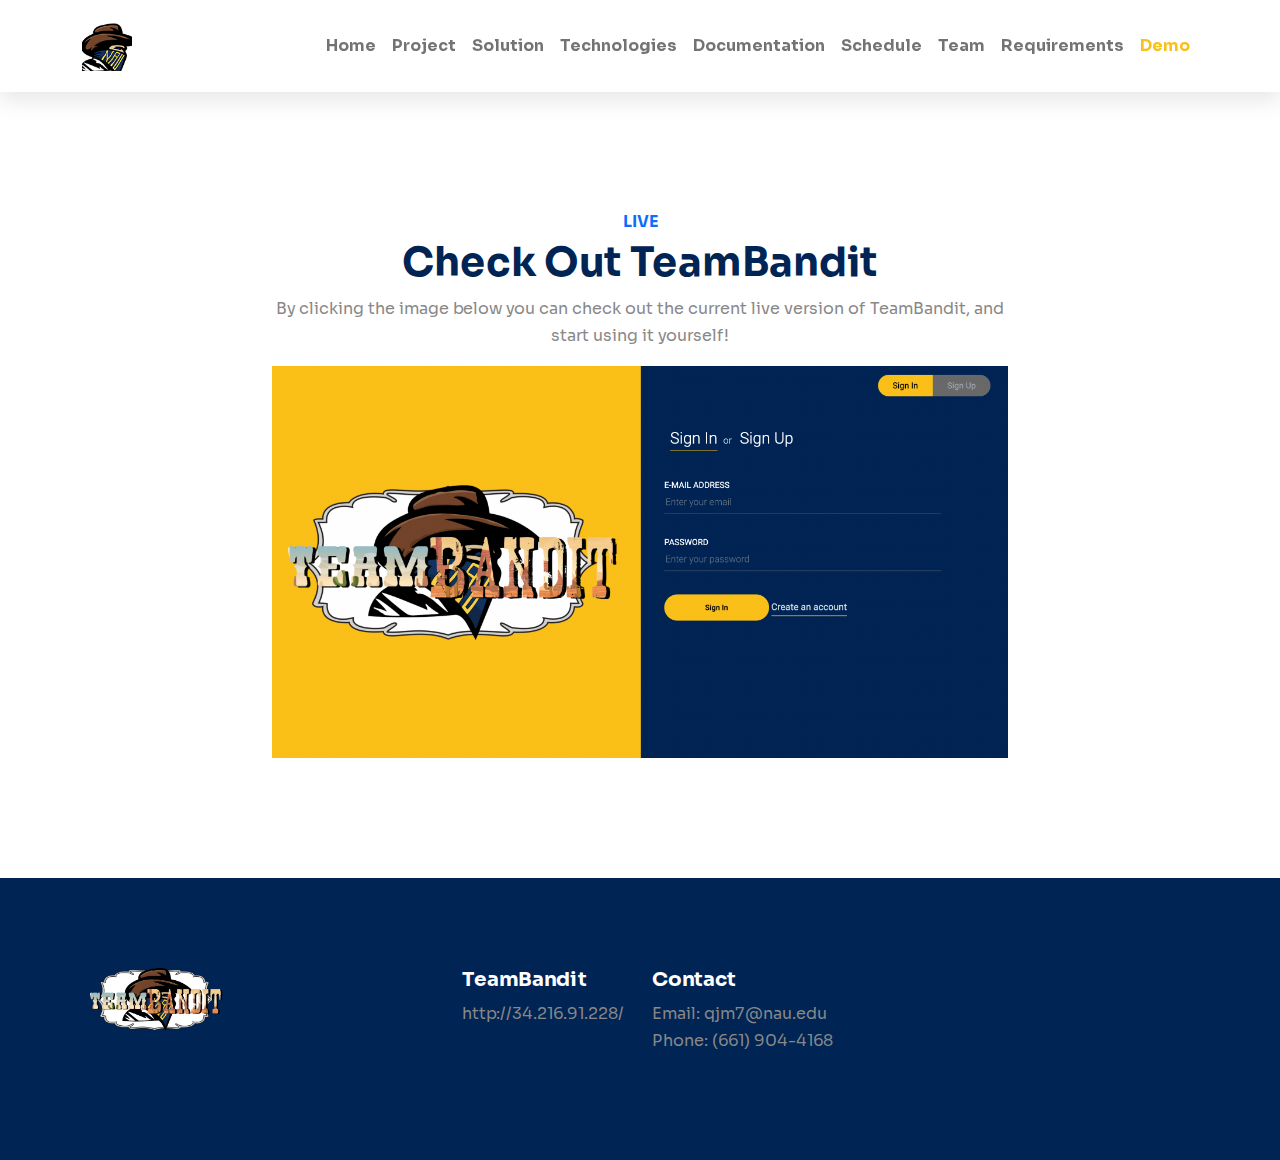
<file: demo.html>
<!DOCTYPE html>
<html lang="en">
    <head>
        <!-- Required meta tags -->
        <meta charset="utf-8" />
        <meta name="viewport" content="width=device-width, initial-scale=1" />

        <link rel="stylesheet" href="css/bootstrap.min.css" />
        <link rel="stylesheet" href="css/boxicons.min.css" />
        <link rel="stylesheet" href="css/style.css" />

        <title>TeamBandit Capstone</title>
    </head>

    <body>
        <!-- NAVBAR -->
        <nav
            class="navbar navbar-expand-lg py-3 sticky-top navbar-light bg-white"
        >
            <div class="container">
                <a class="navbar-brand" href="#">
                    <img class="logo" src="img/OutlawsLogo.png" alt="" />
                </a>
                <button
                    class="navbar-toggler"
                    type="button"
                    data-bs-toggle="collapse"
                    data-bs-target="#navbarNav"
                    aria-controls="navbarNav"
                    aria-expanded="false"
                    aria-label="Toggle navigation"
                >
                    <span class="navbar-toggler-icon"></span>
                </button>
                <div class="collapse navbar-collapse" id="navbarNav">
                    <ul class="navbar-nav ms-auto">
                        <li class="nav-item">
                            <a class="nav-link" href="index.html">Home</a>
                        </li>
                        <li class="nav-item">
                            <a class="nav-link" href="project.html">Project</a>
                        </li>
                        <li class="nav-item">
                            <a class="nav-link" href="solution.html"
                                >Solution</a
                            >
                        </li>
                        <li class="nav-item">
                            <a class="nav-link" href="technologies.html"
                                >Technologies</a
                            >
                        </li>
                        <li class="nav-item">
                            <a class="nav-link" href="documentation.html"
                                >Documentation</a
                            >
                        </li>
                        <li class="nav-item">
                            <a class="nav-link" href="schedule.html"
                                >Schedule</a
                            >
                        </li>
                        <li class="nav-item">
                            <a class="nav-link" href="team.html">Team</a>
                        </li>
                        <li class="nav-item">
                            <a class="nav-link" href="requirements.html"
                                >Requirements</a
                            >
                        </li>
                        <li class="nav-item">
                            <a class="nav-link active" href="demo.html">Demo</a>
                        </li>
                    </ul>
                </div>
            </div>
        </nav>
        <!-- //NAVBAR -->

        <!-- CONTACT -->
        <section id="live">
            <div class="container">
                <div class="row">
                    <div class="col-md-8 mx-auto text-center">
                        <h6 class="text-primary">LIVE</h6>
                        <h1>Check Out TeamBandit</h1>
                        <p>
                            By clicking the image below you can check out the
                            current live version of TeamBandit, and start using
                            it yourself!
                        </p>
                        <div class="row g-4">
                            <div class="col-lg-12 col-sm-12 mx-auto">
                                <a href="http://34.216.91.228/">
                                    <img src="img/TeamBandit.png" alt="" />
                                </a>
                            </div>
                        </div>
                    </div>
                </div>
            </div>
        </section>
        <!-- CONTACT -->

        <footer>
            <div class="footer-top">
                <div class="container">
                    <div class="row gy-4">
                        <div class="col-lg-4">
                            <img
                                class="logo2"
                                src="img/TeamBanditLogo.png"
                                alt=""
                            />
                        </div>
                        <div class="col-lg-2">
                            <h5 class="text-white">TeamBandit</h5>
                            <ul class="list-unstyled">
                                <a href="http://34.216.91.228/"
                                    ><li>http://34.216.91.228/</li></a
                                >
                            </ul>
                        </div>
                        <div class="col-lg-4">
                            <h5 class="text-white">Contact</h5>
                            <ul class="list-unstyled">
                                <li>Email: qjm7@nau.edu</li>
                                <li>Phone: (661) 904-4168</li>
                            </ul>
                        </div>
                    </div>
                </div>
            </div>
        </footer>

        <script src="js/bootstrap.bundle.min.js"></script>
    </body>
</html>
</file>
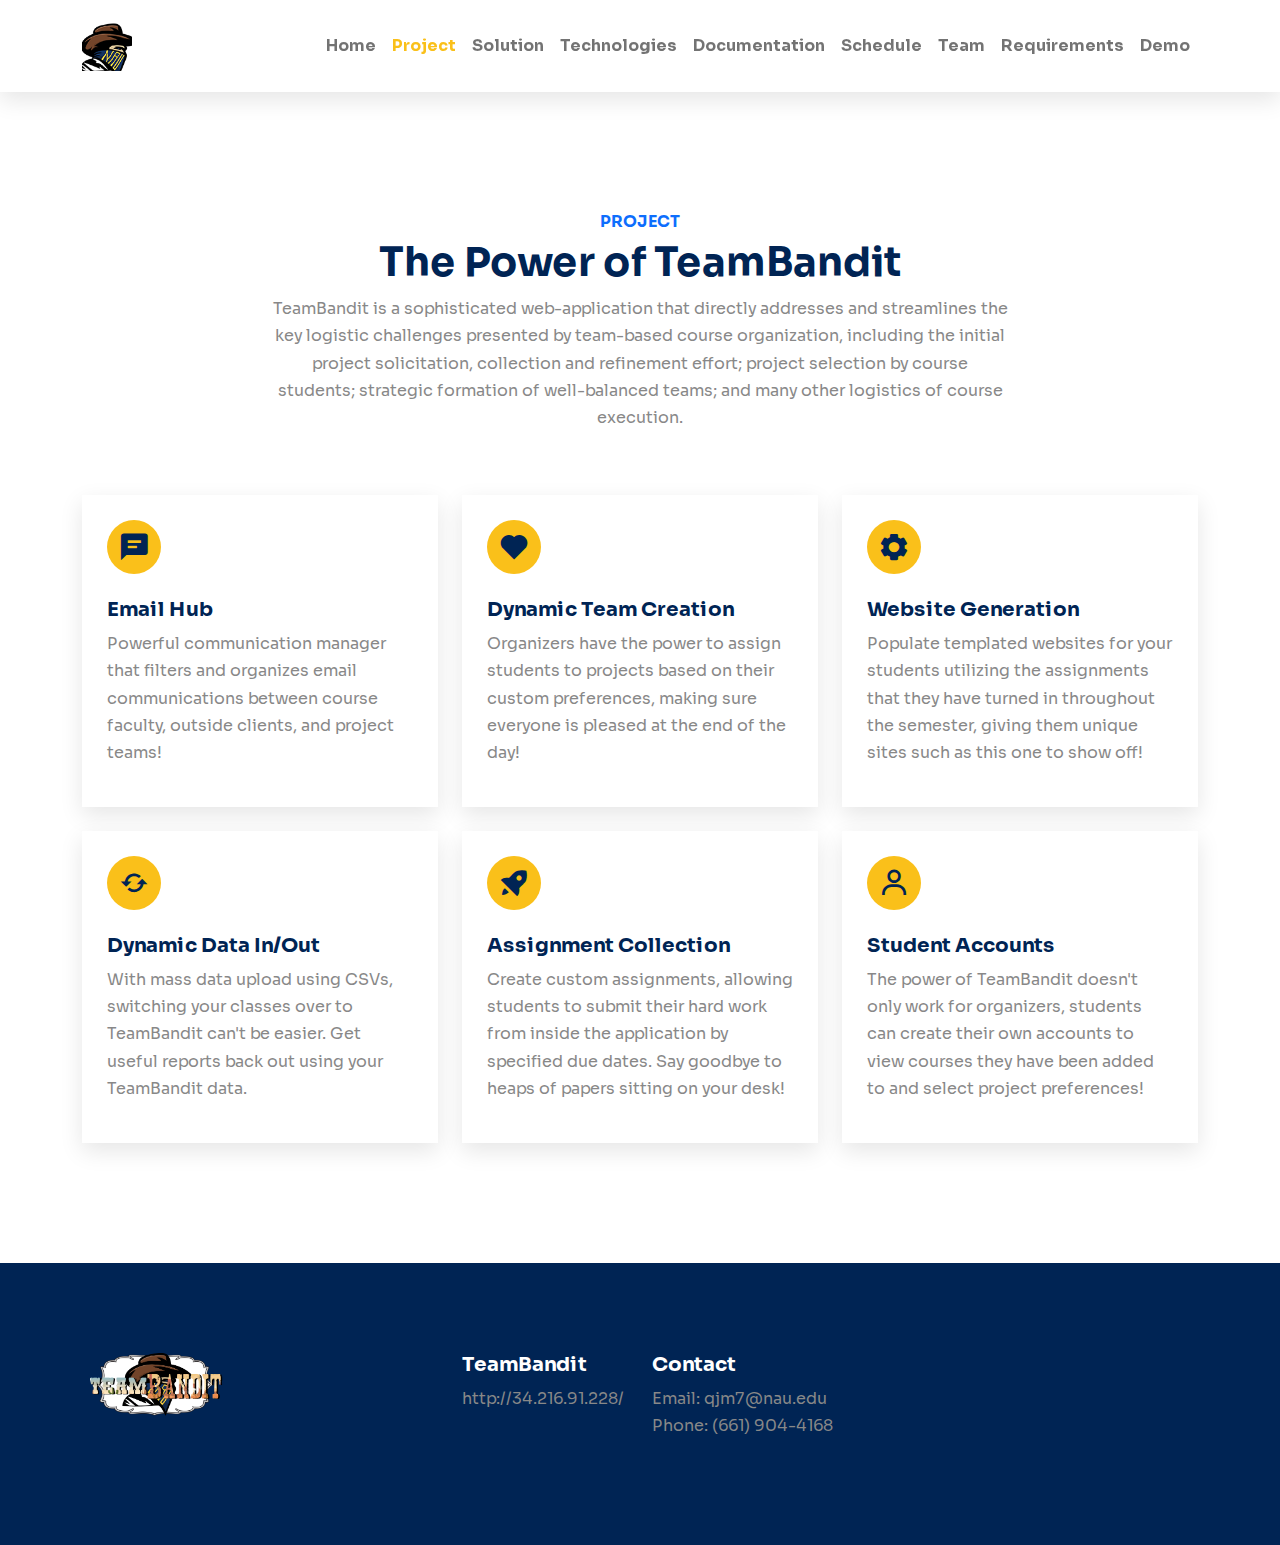
<file: project.html>
<!DOCTYPE html>
<html lang="en">
    <head>
        <!-- Required meta tags -->
        <meta charset="utf-8" />
        <meta name="viewport" content="width=device-width, initial-scale=1" />

        <link rel="stylesheet" href="css/bootstrap.min.css" />
        <link rel="stylesheet" href="css/boxicons.min.css" />
        <link rel="stylesheet" href="css/style.css" />

        <title>TeamBandit Capstone</title>
    </head>

    <body>
        <!-- NAVBAR -->
        <nav
            class="navbar navbar-expand-lg py-3 sticky-top navbar-light bg-white"
        >
            <div class="container">
                <a class="navbar-brand" href="#">
                    <img class="logo" src="img/OutlawsLogo.png" alt="" />
                </a>
                <button
                    class="navbar-toggler"
                    type="button"
                    data-bs-toggle="collapse"
                    data-bs-target="#navbarNav"
                    aria-controls="navbarNav"
                    aria-expanded="false"
                    aria-label="Toggle navigation"
                >
                    <span class="navbar-toggler-icon"></span>
                </button>
                <div class="collapse navbar-collapse" id="navbarNav">
                    <ul class="navbar-nav ms-auto">
                        <li class="nav-item">
                            <a class="nav-link" href="index.html">Home</a>
                        </li>
                        <li class="nav-item">
                            <a class="nav-link active" href="project.html"
                                >Project</a
                            >
                        </li>
                        <li class="nav-item">
                            <a class="nav-link" href="solution.html"
                                >Solution</a
                            >
                        </li>
                        <li class="nav-item">
                            <a class="nav-link" href="technologies.html"
                                >Technologies</a
                            >
                        </li>
                        <li class="nav-item">
                            <a class="nav-link" href="documentation.html"
                                >Documentation</a
                            >
                        </li>
                        <li class="nav-item">
                            <a class="nav-link" href="schedule.html">Schedule</a>
                        </li>
                        <li class="nav-item">
                            <a class="nav-link" href="team.html">Team</a>
                        </li>
                        <li class="nav-item">
                            <a class="nav-link" href="requirements.html">Requirements</a>
                        </li>
                        <li class="nav-item active">
                            <a class="nav-link" href="demo.html">Demo</a>
                        </li>
                    </ul>
                </div>
            </div>
        </nav>
        <!-- //NAVBAR -->

        <!-- SERVICES -->
        <section id="services">
            <div class="container">
                <div class="row mb-5">
                    <div class="col-md-8 mx-auto text-center">
                        <h6 class="text-primary">PROJECT</h6>
                        <h1>The Power of TeamBandit</h1>
                        <p>
                            TeamBandit is a sophisticated web-application that
                            directly addresses and streamlines the key logistic
                            challenges presented by team-based course
                            organization, including the initial project
                            solicitation, collection and refinement effort;
                            project selection by course students; strategic
                            formation of well-balanced teams; and many other
                            logistics of course execution.
                        </p>
                    </div>
                </div>
                <div class="row g-4">
                    <div class="col-lg-4 col-sm-6">
                        <div class="service card-effect bounceInUp">
                            <div class="iconbox">
                                <i class="bx bxs-comment-detail"></i>
                            </div>
                            <h5 class="mt-4 mb-2">Email Hub</h5>
                            <p>
                                Powerful communication manager that filters and
                                organizes email communications between course
                                faculty, outside clients, and project teams!
                            </p>
                        </div>
                    </div>
                    <div class="col-lg-4 col-sm-6">
                        <div class="service card-effect">
                            <div class="iconbox">
                                <i class="bx bxs-heart"></i>
                            </div>
                            <h5 class="mt-4 mb-2">Dynamic Team Creation</h5>
                            <p>
                                Organizers have the power to assign students to
                                projects based on their custom preferences,
                                making sure everyone is pleased at the end of
                                the day!
                            </p>
                        </div>
                    </div>
                    <div class="col-lg-4 col-sm-6">
                        <div class="service card-effect">
                            <div class="iconbox">
                                <i class="bx bxs-cog"></i>
                            </div>
                            <h5 class="mt-4 mb-2">Website Generation</h5>
                            <p>
                                Populate templated websites for your students
                                utilizing the assignments that they have turned
                                in throughout the semester, giving them unique
                                sites such as this one to show off!
                            </p>
                        </div>
                    </div>
                    <div class="col-lg-4 col-sm-6">
                        <div class="service card-effect">
                            <div class="iconbox">
                                <i class="bx bx-refresh"></i>
                            </div>
                            <h5 class="mt-4 mb-2">Dynamic Data In/Out</h5>
                            <p>
                                With mass data upload using CSVs, switching your
                                classes over to TeamBandit can't be easier. Get
                                useful reports back out using your TeamBandit
                                data.
                            </p>
                        </div>
                    </div>
                    <div class="col-lg-4 col-sm-6">
                        <div class="service card-effect">
                            <div class="iconbox">
                                <i class="bx bxs-rocket"></i>
                            </div>
                            <h5 class="mt-4 mb-2">Assignment Collection</h5>
                            <p>
                                Create custom assignments, allowing students to
                                submit their hard work from inside the
                                application by specified due dates. Say goodbye
                                to heaps of papers sitting on your desk!
                            </p>
                        </div>
                    </div>
                    <div class="col-lg-4 col-sm-6">
                        <div class="service card-effect">
                            <div class="iconbox">
                                <i class="bx bx-user"></i>
                            </div>
                            <h5 class="mt-4 mb-2">Student Accounts</h5>
                            <p>
                                The power of TeamBandit doesn't only work for
                                organizers, students can create their own
                                accounts to view courses they have been added to
                                and select project preferences!
                            </p>
                        </div>
                    </div>
                </div>
            </div>
        </section>
        <!-- SERVICES -->

        <footer>
            <div class="footer-top">
                <div class="container">
                    <div class="row gy-4">
                        <div class="col-lg-4">
                            <img
                                class="logo2"
                                src="img/TeamBanditLogo.png"
                                alt=""
                            />
                        </div>
                        <div class="col-lg-2">
                            <h5 class="text-white">TeamBandit</h5>
                            <ul class="list-unstyled">
                                <a href="http://34.216.91.228/"
                                    ><li>http://34.216.91.228/</li></a
                                >
                            </ul>
                        </div>
                        <div class="col-lg-4">
                            <h5 class="text-white">Contact</h5>
                            <ul class="list-unstyled">
                                <li>Email: qjm7@nau.edu</li>
                                <li>Phone: (661) 904-4168</li>
                            </ul>
                        </div>
                    </div>
                </div>
            </div>
        </footer>

        <script src="js/bootstrap.bundle.min.js"></script>
    </body>
</html>
</file>
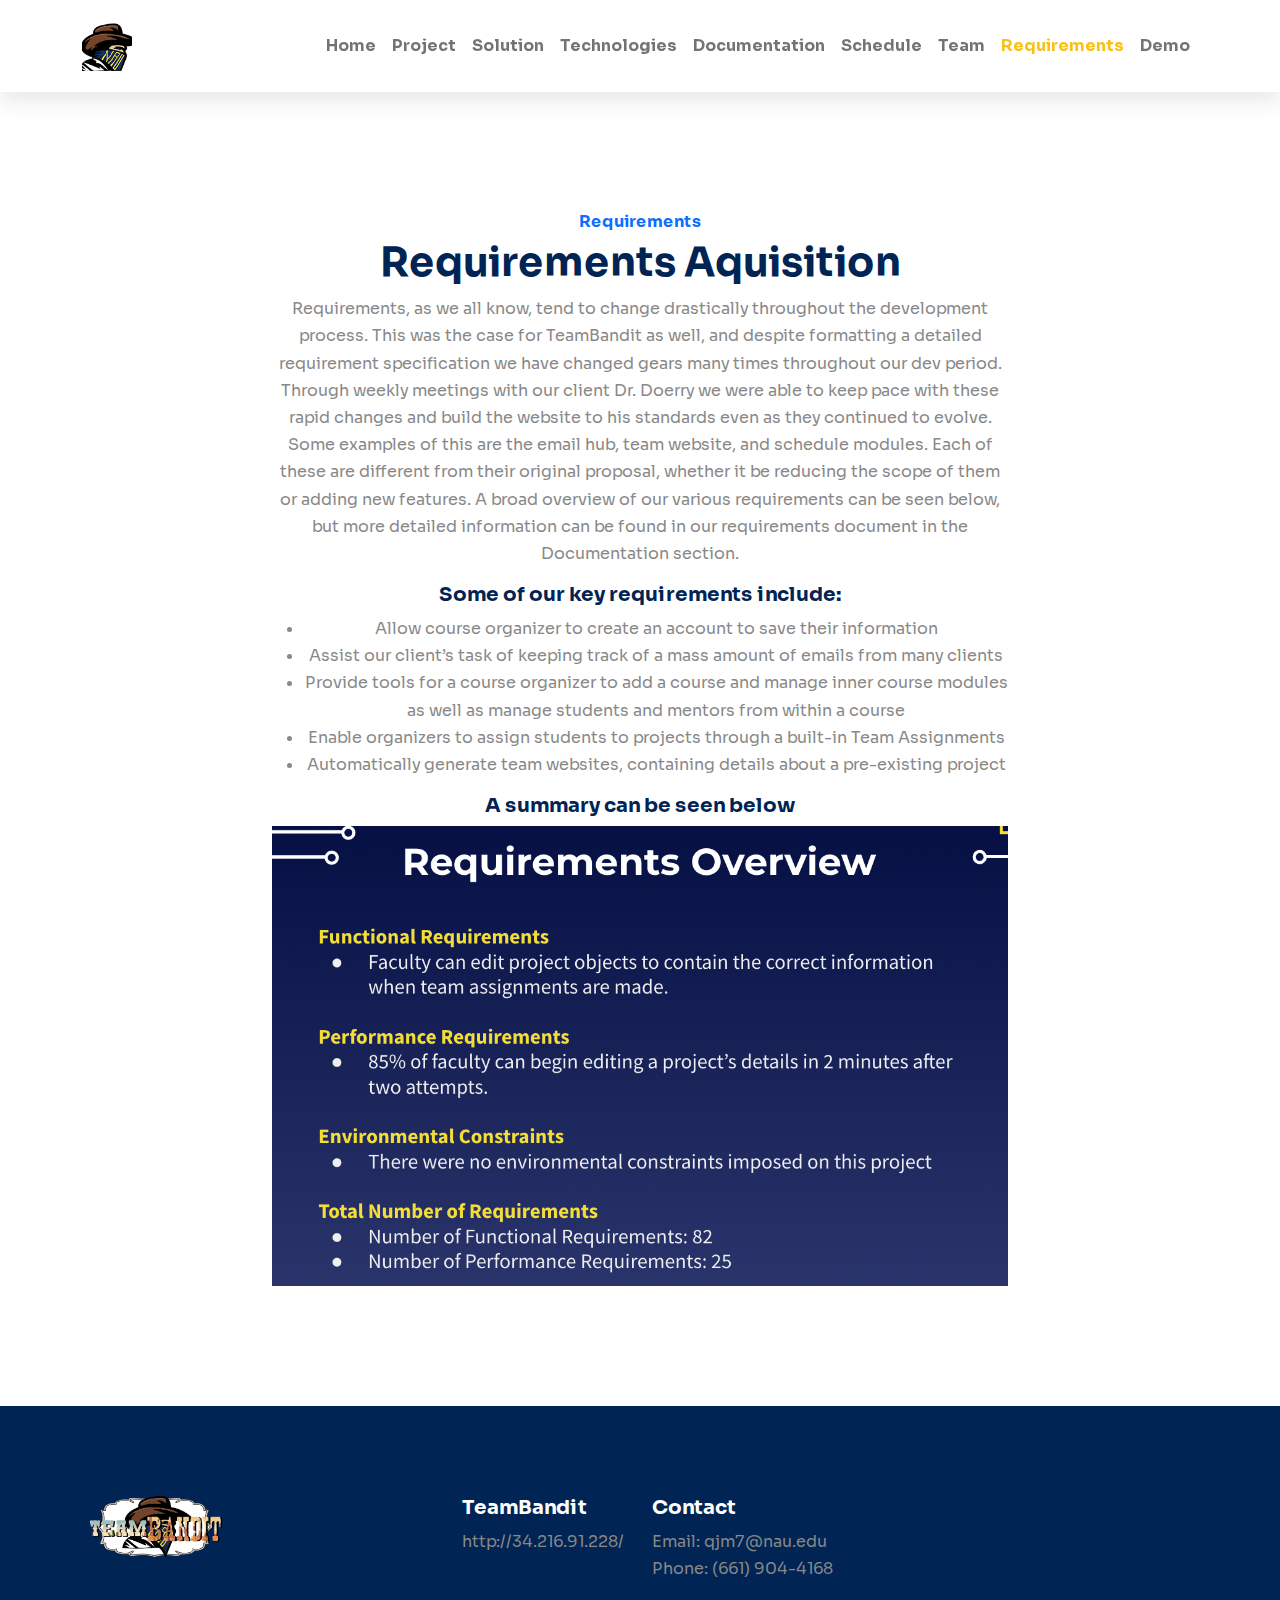
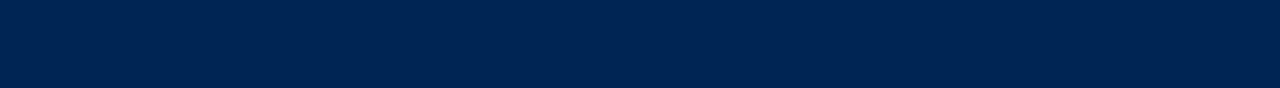
<file: requirements.html>
<!DOCTYPE html>
<html lang="en">
    <head>
        <!-- Required meta tags -->
        <meta charset="utf-8" />
        <meta name="viewport" content="width=device-width, initial-scale=1" />

        <link rel="stylesheet" href="css/bootstrap.min.css" />
        <link rel="stylesheet" href="css/boxicons.min.css" />
        <link rel="stylesheet" href="css/style.css" />

        <title>TeamBandit Capstone</title>
    </head>

    <body>
        <!-- NAVBAR -->
        <nav
            class="navbar navbar-expand-lg py-3 sticky-top navbar-light bg-white"
        >
            <div class="container">
                <a class="navbar-brand" href="#">
                    <img class="logo" src="img/OutlawsLogo.png" alt="" />
                </a>
                <button
                    class="navbar-toggler"
                    type="button"
                    data-bs-toggle="collapse"
                    data-bs-target="#navbarNav"
                    aria-controls="navbarNav"
                    aria-expanded="false"
                    aria-label="Toggle navigation"
                >
                    <span class="navbar-toggler-icon"></span>
                </button>
                <div class="collapse navbar-collapse" id="navbarNav">
                    <ul class="navbar-nav ms-auto">
                        <li class="nav-item">
                            <a class="nav-link" href="index.html">Home</a>
                        </li>
                        <li class="nav-item">
                            <a class="nav-link" href="project.html">Project</a>
                        </li>
                        <li class="nav-item">
                            <a class="nav-link" href="solution.html"
                                >Solution</a
                            >
                        </li>
                        <li class="nav-item">
                            <a class="nav-link" href="technologies.html"
                                >Technologies</a
                            >
                        </li>
                        <li class="nav-item">
                            <a class="nav-link" href="documentation.html"
                                >Documentation</a
                            >
                        </li>
                        <li class="nav-item">
                            <a class="nav-link" href="schedule.html"
                                >Schedule</a
                            >
                        </li>
                        <li class="nav-item">
                            <a class="nav-link" href="team.html">Team</a>
                        </li>
                        <li class="nav-item">
                            <a class="nav-link active" href="requirements.html"
                                >Requirements</a
                            >
                        </li>
                        <li class="nav-item">
                            <a class="nav-link" href="demo.html">Demo</a>
                        </li>
                    </ul>
                </div>
            </div>
        </nav>
        <!-- //NAVBAR -->

        <section id="team">
            <div class="container">
                <div class="row">
                    <div class="col-md-8 mx-auto text-center">
                        <h6 class="text-primary">Requirements</h6>
                        <h1>Requirements Aquisition</h1>
                        <p>
                            Requirements, as we all know, tend to change
                            drastically throughout the development process. This
                            was the case for TeamBandit as well, and despite
                            formatting a detailed requirement specification we
                            have changed gears many times throughout our dev
                            period. Through weekly meetings with our client Dr.
                            Doerry we were able to keep pace with these rapid
                            changes and build the website to his standards even
                            as they continued to evolve. Some examples of this
                            are the email hub, team website, and schedule
                            modules. Each of these are different from their
                            original proposal, whether it be reducing the scope
                            of them or adding new features. A broad overview of
                            our various requirements can be seen below, but more
                            detailed information can be found in our
                            requirements document in the Documentation section.
                        </p>
                        <h5>Some of our key requirements include:</h5>
                        <ul>
                            <li>
                                Allow course organizer to create an account to
                                save their information
                            </li>
                            <li>
                                Assist our client’s task of keeping track of a
                                mass amount of emails from many clients
                            </li>
                            <li>
                                Provide tools for a course organizer to add a
                                course and manage inner course modules as well
                                as manage students and mentors from within a
                                course
                            </li>
                            <li>
                                Enable organizers to assign students to projects
                                through a built-in Team Assignments
                            </li>
                            <li>
                                Automatically generate team websites, containing
                                details about a pre-existing project
                            </li>
                        </ul>
                        <h5>A summary can be seen below</h5>
                        <img class = "img-fluid" src = "img/requirements.png"
                    </div>
                </div>
            </div>
        </section>
        <!-- TEAM -->

        <footer>
            <div class="footer-top">
                <div class="container">
                    <div class="row gy-4">
                        <div class="col-lg-4">
                            <img
                                class="logo2"
                                src="img/TeamBanditLogo.png"
                                alt=""
                            />
                        </div>
                        <div class="col-lg-2">
                            <h5 class="text-white">TeamBandit</h5>
                            <ul class="list-unstyled">
                                <a href="http://34.216.91.228/"
                                    ><li>http://34.216.91.228/</li></a
                                >
                            </ul>
                        </div>
                        <div class="col-lg-4">
                            <h5 class="text-white">Contact</h5>
                            <ul class="list-unstyled">
                                <li>Email: qjm7@nau.edu</li>
                                <li>Phone: (661) 904-4168</li>
                            </ul>
                        </div>
                    </div>
                </div>
            </div>
        </footer>

        <script src="js/bootstrap.bundle.min.js"></script>
    </body>
</html>
</file>
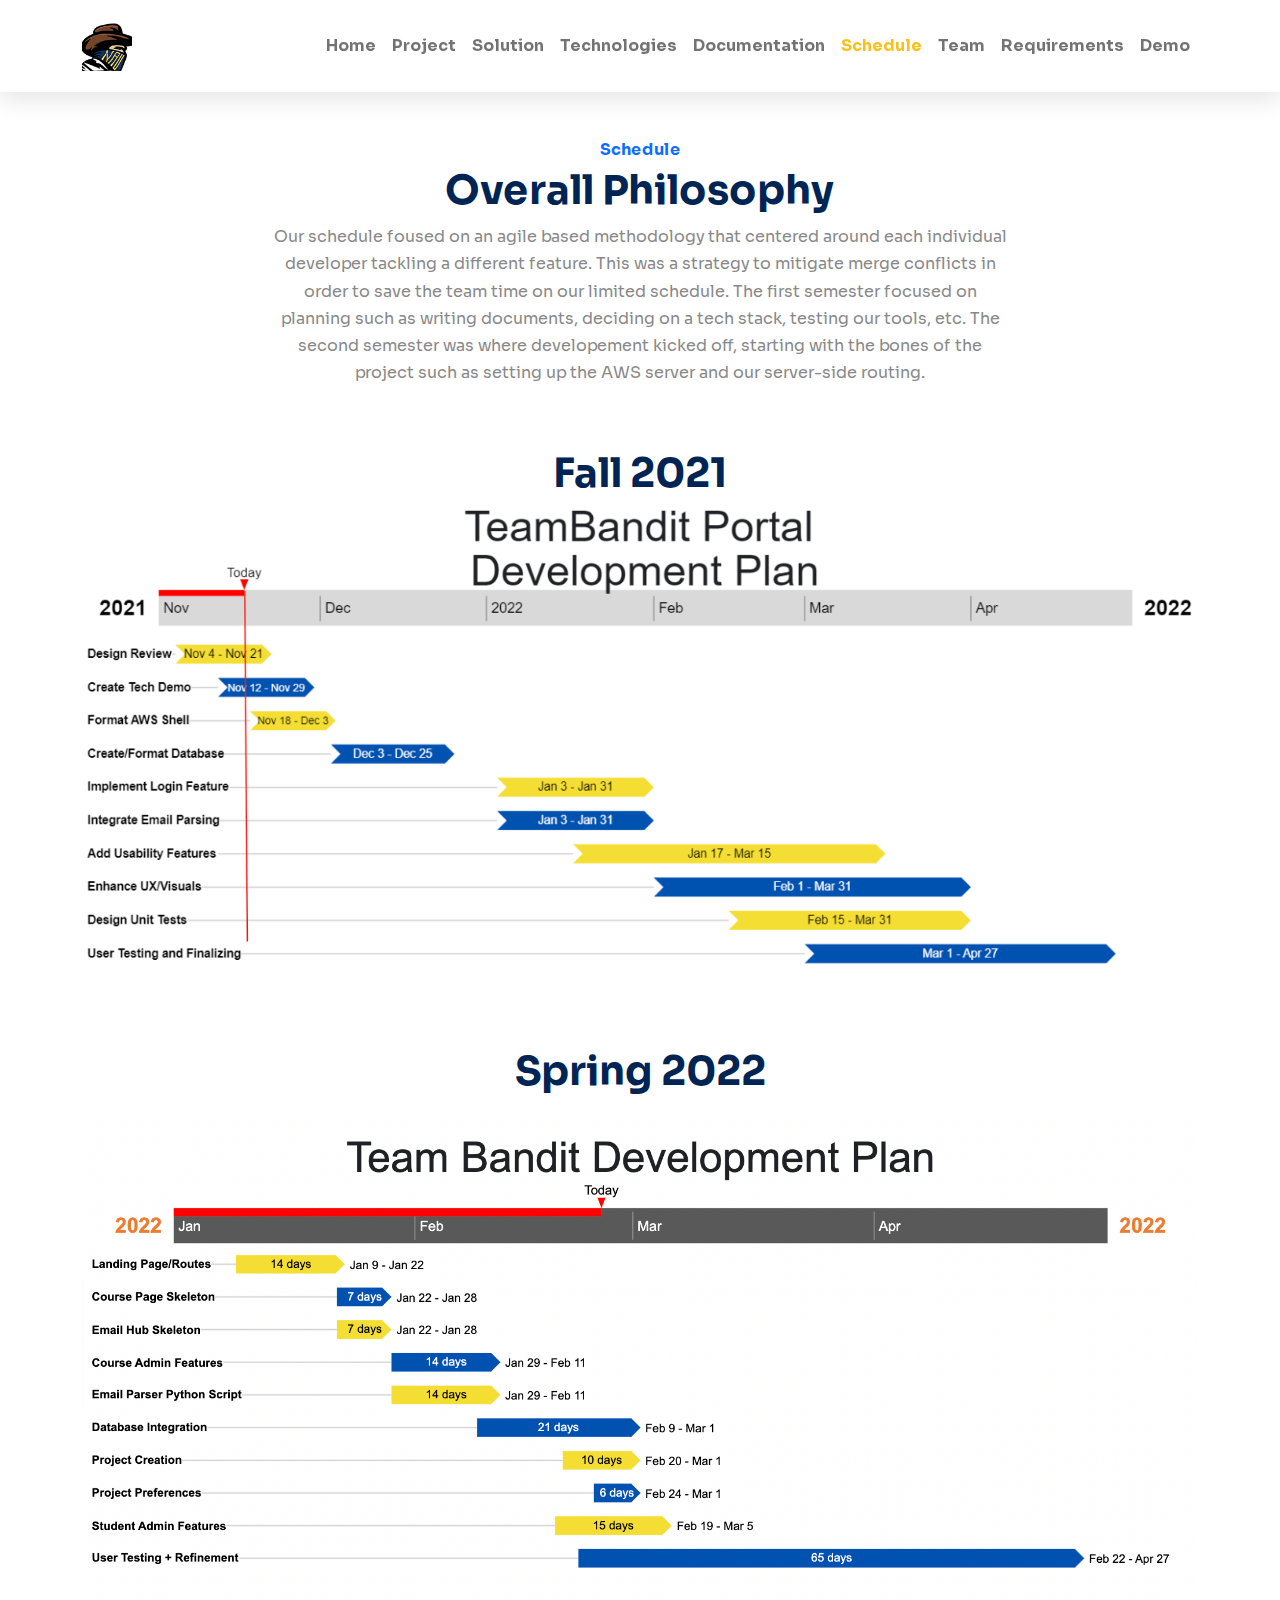
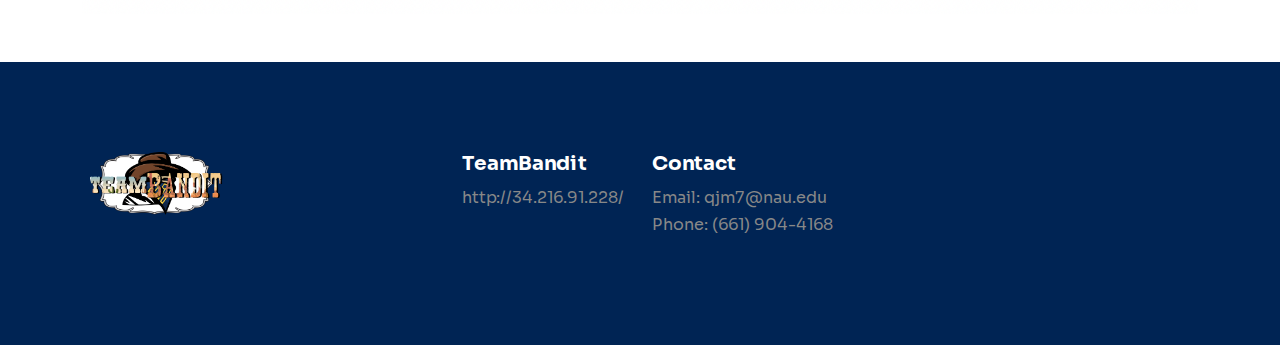
<file: schedule.html>
<!DOCTYPE html>
<html lang="en">
    <head>
        <!-- Required meta tags -->
        <meta charset="utf-8" />
        <meta name="viewport" content="width=device-width, initial-scale=1" />

        <link rel="stylesheet" href="css/bootstrap.min.css" />
        <link rel="stylesheet" href="css/boxicons.min.css" />
        <link rel="stylesheet" href="css/style.css" />

        <title>TeamBandit Capstone</title>
    </head>

    <body>
        <!-- NAVBAR -->
        <nav
            class="navbar navbar-expand-lg py-3 sticky-top navbar-light bg-white"
        >
            <div class="container">
                <a class="navbar-brand" href="#">
                    <img class="logo" src="img/OutlawsLogo.png" alt="" />
                </a>
                <button
                    class="navbar-toggler"
                    type="button"
                    data-bs-toggle="collapse"
                    data-bs-target="#navbarNav"
                    aria-controls="navbarNav"
                    aria-expanded="false"
                    aria-label="Toggle navigation"
                >
                    <span class="navbar-toggler-icon"></span>
                </button>
                <div class="collapse navbar-collapse" id="navbarNav">
                    <ul class="navbar-nav ms-auto">
                        <li class="nav-item">
                            <a class="nav-link" href="index.html">Home</a>
                        </li>
                        <li class="nav-item">
                            <a class="nav-link" href="project.html">Project</a>
                        </li>
                        <li class="nav-item">
                            <a class="nav-link" href="solution.html"
                                >Solution</a
                            >
                        </li>
                        <li class="nav-item">
                            <a class="nav-link" href="technologies.html"
                                >Technologies</a
                            >
                        </li>
                        <li class="nav-item">
                            <a class="nav-link" href="documentation.html"
                                >Documentation</a
                            >
                        </li>
                        <li class="nav-item">
                            <a class="nav-link active" href="schedule.html"
                                >Schedule</a
                            >
                        </li>
                        <li class="nav-item">
                            <a class="nav-link" href="team.html">Team</a>
                        </li>
                        <li class="nav-item">
                            <a class="nav-link" href="requirements.html">Requirements</a>
                        </li>
                        <li class="nav-item">
                            <a class="nav-link" href="demo.html">Demo</a>
                        </li>
                    </ul>
                </div>
            </div>
        </nav>
        <!-- //NAVBAR -->

        <!-- FEATURES -->
        <div class="container">
            <div class="row py-5">
                <div class="col-md-8 mx-auto text-center">
                    <h6 class="text-primary">Schedule</h6>
                    <h1>Overall Philosophy</h1>
                    <p>
                        Our schedule foused on an agile based methodology that
                        centered around each individual developer tackling a
                        different feature. This was a strategy to mitigate merge
                        conflicts in order to save the team time on our limited
                        schedule. The first semester focused on planning such as
                        writing documents, deciding on a tech stack, testing our
                        tools, etc. The second semester was where developement
                        kicked off, starting with the bones of the project such
                        as setting up the AWS server and our server-side
                        routing.
                    </p>
                </div>
            </div>
            <div class="row mb-5">
                <div class="col-md-8 mx-auto text-center">
                    <h1>Fall 2021</h1>
                </div>
                <img class="img-fluid" src="img/GanttFall.png" />
            </div>
            <div class="row mb-5">
                <div class="col-md-8 mx-auto text-center">
                    <h1>Spring 2022</h1>
                </div>
                <img class="img-fluid" src="img/Gantt Chart.png" />
            </div>
        </div>

        <!-- FOOTER -->
        <footer>
            <div class="footer-top">
                <div class="container">
                    <div class="row gy-4">
                        <div class="col-lg-4">
                            <img
                                class="logo2"
                                src="img/TeamBanditLogo.png"
                                alt=""
                            />
                        </div>
                        <div class="col-lg-2">
                            <h5 class="text-white">TeamBandit</h5>
                            <ul class="list-unstyled">
                                <a href="http://34.216.91.228/"
                                    ><li>http://34.216.91.228/</li></a
                                >
                            </ul>
                        </div>
                        <div class="col-lg-4">
                            <h5 class="text-white">Contact</h5>
                            <ul class="list-unstyled">
                                <li>Email: qjm7@nau.edu</li>
                                <li>Phone: (661) 904-4168</li>
                            </ul>
                        </div>
                    </div>
                </div>
            </div>
        </footer>

        <script src="js/bootstrap.bundle.min.js"></script>
    </body>
</html>
</file>
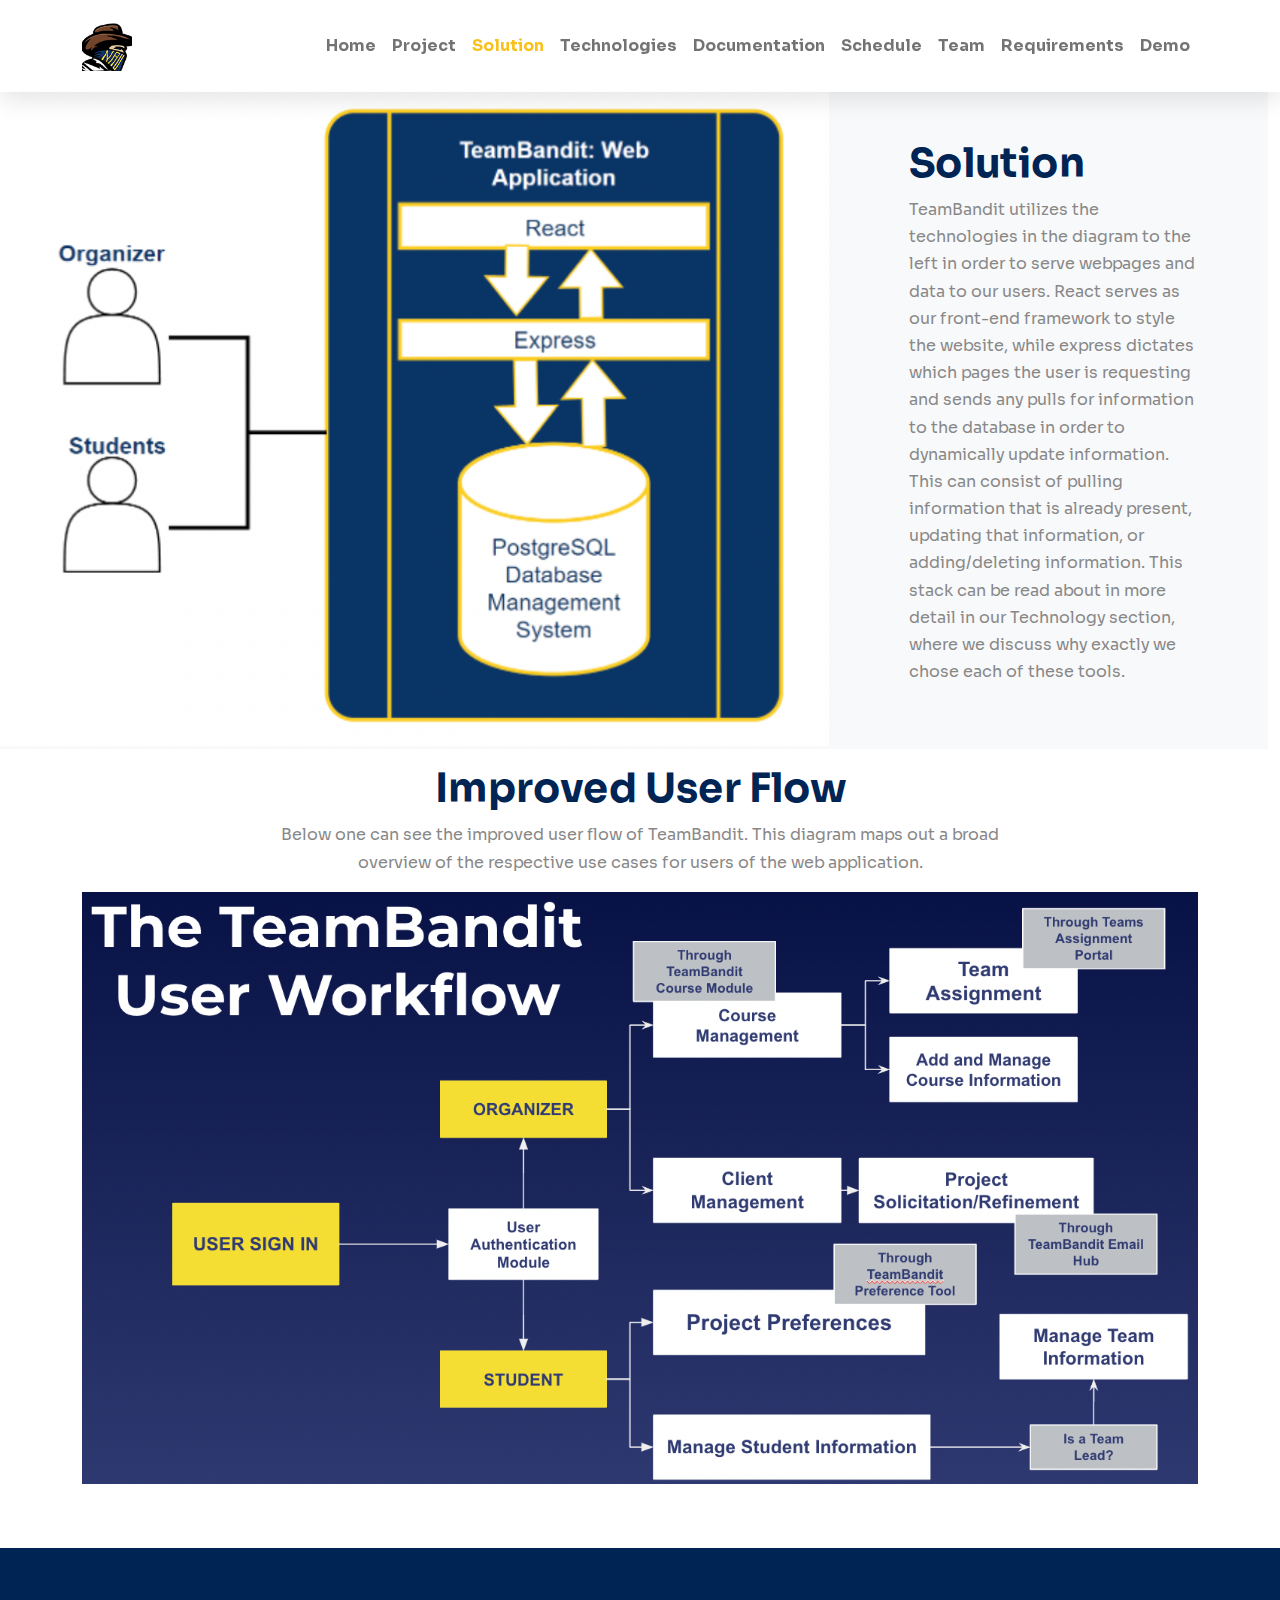
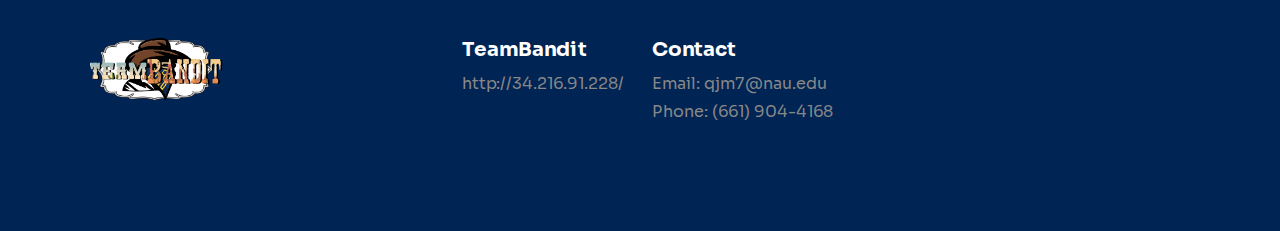
<file: solution.html>
<!DOCTYPE html>
<html lang="en">
    <head>
        <!-- Required meta tags -->
        <meta charset="utf-8" />
        <meta name="viewport" content="width=device-width, initial-scale=1" />

        <link rel="stylesheet" href="css/bootstrap.min.css" />
        <link rel="stylesheet" href="css/boxicons.min.css" />
        <link rel="stylesheet" href="css/style.css" />

        <title>TeamBandit Capstone</title>
    </head>

    <body>
        <!-- NAVBAR -->
        <nav
            class="navbar navbar-expand-lg py-3 sticky-top navbar-light bg-white"
        >
            <div class="container">
                <a class="navbar-brand" href="#">
                    <img class="logo" src="img/OutlawsLogo.png" alt="" />
                </a>
                <button
                    class="navbar-toggler"
                    type="button"
                    data-bs-toggle="collapse"
                    data-bs-target="#navbarNav"
                    aria-controls="navbarNav"
                    aria-expanded="false"
                    aria-label="Toggle navigation"
                >
                    <span class="navbar-toggler-icon"></span>
                </button>
                <div class="collapse navbar-collapse" id="navbarNav">
                    <ul class="navbar-nav ms-auto">
                        <li class="nav-item">
                            <a class="nav-link" href="index.html">Home</a>
                        </li>
                        <li class="nav-item">
                            <a class="nav-link" href="project.html">Project</a>
                        </li>
                        <li class="nav-item">
                            <a class="nav-link active" href="solution.html"
                                >Solution</a
                            >
                        </li>
                        <li class="nav-item">
                            <a class="nav-link" href="technologies.html"
                                >Technologies</a
                            >
                        </li>
                        <li class="nav-item">
                            <a class="nav-link" href="documentation.html"
                                >Documentation</a
                            >
                        </li>
                        <li class="nav-item">
                            <a class="nav-link" href="schedule.html">Schedule</a>
                        </li>
                        <li class="nav-item">
                            <a class="nav-link" href="team.html">Team</a>
                        </li>
                        <li class="nav-item">
                            <a class="nav-link" href="requirements.html">Requirements</a>
                        </li>
                        <li class="nav-item">
                            <a class="nav-link" href="demo.html">Demo</a>
                        </li>
                    </ul>
                </div>
            </div>
        </nav>
        <!-- //NAVBAR -->

        <!-- FEATURES -->
        <section class="row w-100 py-0 bg-light" id="features">
            <div class="col-lg-8">
                <img class="img-fluid" src="./img/solution.png" />
            </div>
            <div class="col-lg-4 py-5">
                <div class="container">
                    <div class="row">
                        <div class="col-md-10 offset-md-1">
                            <h1>Solution</h1>
                            <p>
                                TeamBandit utilizes the technologies in the
                                diagram to the left in order to serve webpages
                                and data to our users. React serves as our
                                front-end framework to style the website, while
                                express dictates which pages the user is
                                requesting and sends any pulls for information
                                to the database in order to dynamically update
                                information. This can consist of pulling
                                information that is already present, updating
                                that information, or adding/deleting
                                information. This stack can be read about in
                                more detail in our Technology section, where we
                                discuss why exactly we chose each of these
                                tools.
                            </p>
                        </div>
                    </div>
                </div>
            </div>
        </section>
        <!-- FEATURES -->
        <div class="container">
            <div class="row mb-5 py-3">
                <div class="col-md-8 mx-auto text-center">
                    <h1>Improved User Flow</h1>
                    <p>
                        Below one can see the improved user flow of TeamBandit.
                        This diagram maps out a broad overview of the respective
                        use cases for users of the web application.
                    </p>
                </div>
                <img class="img-fluid" src="img/user_workflow.png" />
            </div>
        </div>

        <footer>
            <div class="footer-top">
                <div class="container">
                    <div class="row gy-4">
                        <div class="col-lg-4">
                            <img
                                class="logo2"
                                src="img/TeamBanditLogo.png"
                                alt=""
                            />
                        </div>
                        <div class="col-lg-2">
                            <h5 class="text-white">TeamBandit</h5>
                            <ul class="list-unstyled">
                                <a href="http://34.216.91.228/"
                                    ><li>http://34.216.91.228/</li></a
                                >
                            </ul>
                        </div>
                        <div class="col-lg-4">
                            <h5 class="text-white">Contact</h5>
                            <ul class="list-unstyled">
                                <li>Email: qjm7@nau.edu</li>
                                <li>Phone: (661) 904-4168</li>
                            </ul>
                        </div>
                    </div>
                </div>
            </div>
        </footer>
        <script src="js/bootstrap.bundle.min.js"></script>
    </body>
</html>
</file>
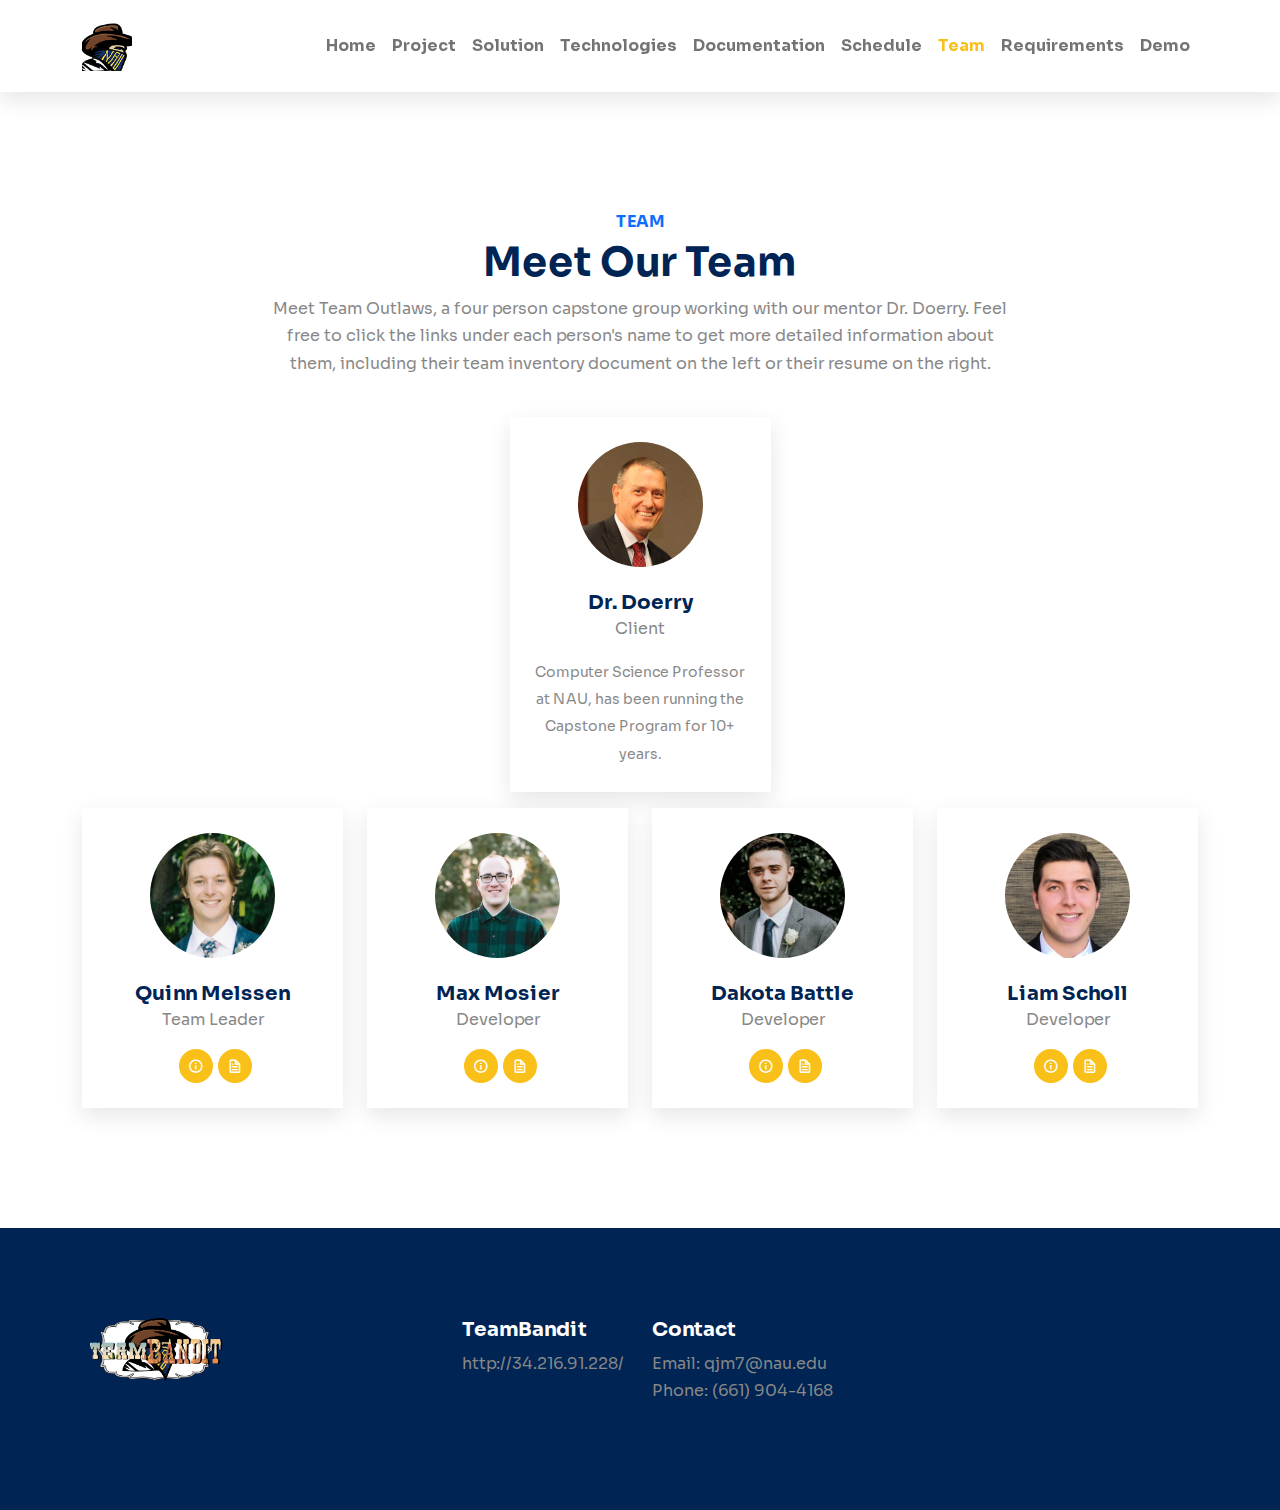
<file: team.html>
<!DOCTYPE html>
<html lang="en">
    <head>
        <!-- Required meta tags -->
        <meta charset="utf-8" />
        <meta name="viewport" content="width=device-width, initial-scale=1" />

        <link rel="stylesheet" href="css/bootstrap.min.css" />
        <link rel="stylesheet" href="css/boxicons.min.css" />
        <link rel="stylesheet" href="css/style.css" />

        <title>TeamBandit Capstone</title>
    </head>

    <body>
        <!-- NAVBAR -->
        <nav
            class="navbar navbar-expand-lg py-3 sticky-top navbar-light bg-white"
        >
            <div class="container">
                <a class="navbar-brand" href="#">
                    <img class="logo" src="img/OutlawsLogo.png" alt="" />
                </a>
                <button
                    class="navbar-toggler"
                    type="button"
                    data-bs-toggle="collapse"
                    data-bs-target="#navbarNav"
                    aria-controls="navbarNav"
                    aria-expanded="false"
                    aria-label="Toggle navigation"
                >
                    <span class="navbar-toggler-icon"></span>
                </button>
                <div class="collapse navbar-collapse" id="navbarNav">
                    <ul class="navbar-nav ms-auto">
                        <li class="nav-item">
                            <a class="nav-link" href="index.html">Home</a>
                        </li>
                        <li class="nav-item">
                            <a class="nav-link" href="project.html">Project</a>
                        </li>
                        <li class="nav-item">
                            <a class="nav-link" href="solution.html"
                                >Solution</a
                            >
                        </li>
                        <li class="nav-item">
                            <a class="nav-link" href="technologies.html"
                                >Technologies</a
                            >
                        </li>
                        <li class="nav-item">
                            <a class="nav-link" href="documentation.html"
                                >Documentation</a
                            >
                        </li>
                        <li class="nav-item">
                            <a class="nav-link" href="schedule.html"
                                >Schedule</a
                            >
                        </li>
                        <li class="nav-item">
                            <a class="nav-link active" href="team.html">Team</a>
                        </li>
                        <li class="nav-item">
                            <a class="nav-link" href="requirements.html">Requirements</a>
                        </li>
                        <li class="nav-item">
                            <a class="nav-link" href="demo.html">Demo</a>
                        </li>
                    </ul>
                </div>
            </div>
        </nav>
        <!-- //NAVBAR -->

        <section id="team">
            <div class="container">
                <div class="row">
                    <div class="col-md-8 mx-auto text-center">
                        <h6 class="text-primary">TEAM</h6>
                        <h1>Meet Our Team</h1>
                        <p>
                            Meet Team Outlaws, a four person capstone group
                            working with our mentor Dr. Doerry. Feel free to
                            click the links under each person's name to get more
                            detailed information about them, including their
                            team inventory document on the left or their resume
                            on the right.
                        </p>
                    </div>
                </div>
                <div class="row text-center g-4 my-3 mt-0">
                    <div class="col-lg-3 col-sm-6 mx-auto">
                        <div class="team-member card-effect">
                            <img src="img/DrDoerryHeadshot.jpeg" alt="" />
                            <h5 class="mb-0 mt-4">Dr. Doerry</h5>
                            <p>Client</p>
                            <small
                                >Computer Science Professor at NAU, has been
                                running the Capstone Program for 10+ years.
                            </small>
                        </div>
                    </div>
                </div>
                <div class="row text-center g-4">
                    <div class="col-lg-3 col-sm-6">
                        <div class="team-member card-effect">
                            <img src="img/quinn.png" alt="" />
                            <h5 class="mb-0 mt-4">Quinn Melssen</h5>
                            <p>Team Leader</p>
                            <div class="social-icons">
                                <a
                                    href="documentation/teaminventory-quinn.pdf"
                                    target="_blank"
                                    ><i class="bx bx-info-circle"></i
                                ></a>
                                <a
                                    href="documentation/quinnresume.pdf"
                                    target="_blank"
                                    ><i class="bx bx-file"></i
                                ></a>
                            </div>
                        </div>
                    </div>
                    <div class="col-lg-3 col-sm-6">
                        <div class="team-member card-effect">
                            <img src="img/max.png" alt="" />
                            <h5 class="mb-0 mt-4">Max Mosier</h5>
                            <p>Developer</p>
                            <div class="social-icons">
                                <a
                                    href="documentation/teaminventory-max.pdf"
                                    target="_blank"
                                    ><i class="bx bx-info-circle"></i
                                ></a>
                                <a href="#"><i class="bx bx-file"></i></a>
                            </div>
                        </div>
                    </div>
                    <div class="col-lg-3 col-sm-6">
                        <div class="team-member card-effect">
                            <img src="img/dakota.png" alt="" />
                            <h5 class="mb-0 mt-4">Dakota Battle</h5>
                            <p>Developer</p>
                            <div class="social-icons">
                                <a
                                    href="documentation/teaminventory-dakota.pdf"
                                    target="_blank"
                                    ><i class="bx bx-info-circle"></i
                                ></a>
                                <a href="#"><i class="bx bx-file"></i></a>
                            </div>
                        </div>
                    </div>
                    <div class="col-lg-3 col-sm-6">
                        <div class="team-member card-effect">
                            <img src="img/liam.png" alt="" />
                            <h5 class="mb-0 mt-4">Liam Scholl</h5>
                            <p>Developer</p>
                            <div class="social-icons">
                                <a
                                    href="documentation/teaminventory-liam.pdf"
                                    target="_blank"
                                    ><i class="bx bx-info-circle"></i
                                ></a>
                                <a href="#"><i class="bx bx-file"></i></a>
                            </div>
                        </div>
                    </div>
                </div>
            </div>
        </section>
        <!-- TEAM -->

        <footer>
            <div class="footer-top">
                <div class="container">
                    <div class="row gy-4">
                        <div class="col-lg-4">
                            <img
                                class="logo2"
                                src="img/TeamBanditLogo.png"
                                alt=""
                            />
                        </div>
                        <div class="col-lg-2">
                            <h5 class="text-white">TeamBandit</h5>
                            <ul class="list-unstyled">
                                <a href="http://34.216.91.228/"
                                    ><li>http://34.216.91.228/</li></a
                                >
                            </ul>
                        </div>
                        <div class="col-lg-4">
                            <h5 class="text-white">Contact</h5>
                            <ul class="list-unstyled">
                                <li>Email: qjm7@nau.edu</li>
                                <li>Phone: (661) 904-4168</li>
                            </ul>
                        </div>
                    </div>
                </div>
            </div>
        </footer>

        <script src="js/bootstrap.bundle.min.js"></script>
    </body>
</html>
</file>
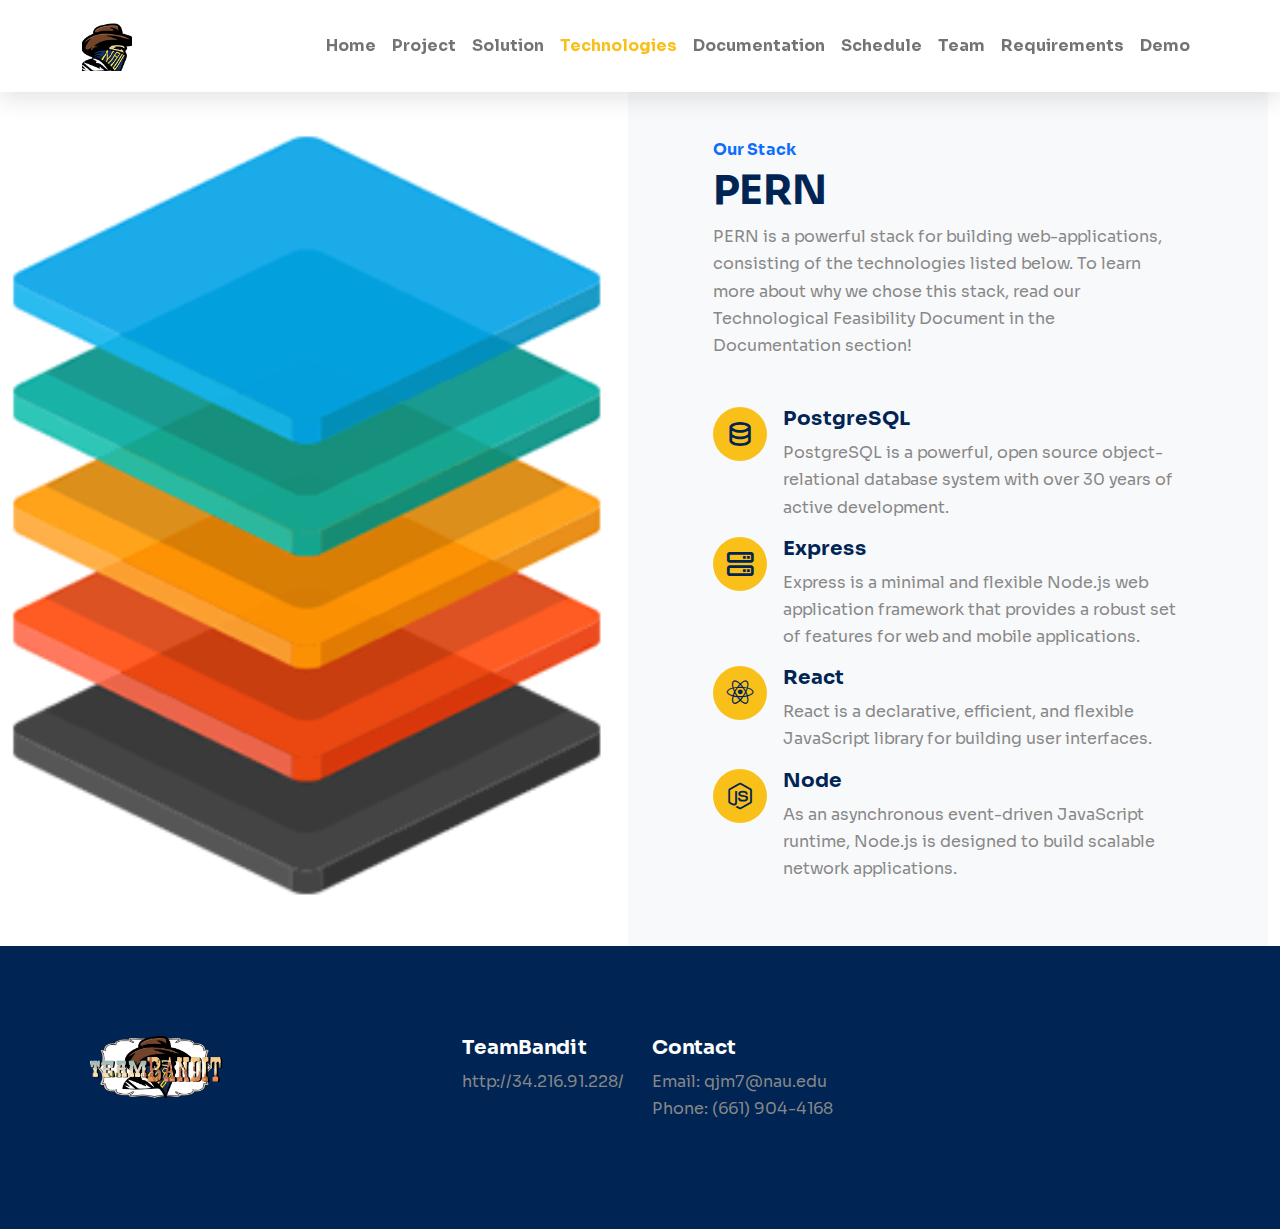
<file: technologies.html>
<!DOCTYPE html>
<html lang="en">
    <head>
        <!-- Required meta tags -->
        <meta charset="utf-8" />
        <meta name="viewport" content="width=device-width, initial-scale=1" />

        <link rel="stylesheet" href="css/bootstrap.min.css" />
        <link rel="stylesheet" href="css/boxicons.min.css" />
        <link rel="stylesheet" href="css/style.css" />

        <title>TeamBandit Capstone</title>
    </head>

    <body>
        <!-- NAVBAR -->
        <nav
            class="navbar navbar-expand-lg py-3 sticky-top navbar-light bg-white"
        >
            <div class="container">
                <a class="navbar-brand" href="#">
                    <img class="logo" src="img/OutlawsLogo.png" alt="" />
                </a>
                <button
                    class="navbar-toggler"
                    type="button"
                    data-bs-toggle="collapse"
                    data-bs-target="#navbarNav"
                    aria-controls="navbarNav"
                    aria-expanded="false"
                    aria-label="Toggle navigation"
                >
                    <span class="navbar-toggler-icon"></span>
                </button>
                <div class="collapse navbar-collapse" id="navbarNav">
                    <ul class="navbar-nav ms-auto">
                        <li class="nav-item">
                            <a class="nav-link" href="index.html">Home</a>
                        </li>
                        <li class="nav-item">
                            <a class="nav-link" href="project.html">Project</a>
                        </li>
                        <li class="nav-item">
                            <a class="nav-link" href="solution.html"
                                >Solution</a
                            >
                        </li>
                        <li class="nav-item">
                            <a class="nav-link active" href="technologies.html"
                                >Technologies</a
                            >
                        </li>
                        <li class="nav-item">
                            <a class="nav-link" href="documentation.html"
                                >Documentation</a
                            >
                        </li>
                        <li class="nav-item">
                            <a class="nav-link" href="schedule.html">Schedule</a>
                        </li>
                        <li class="nav-item">
                            <a class="nav-link" href="team.html">Team</a>
                        </li>
                        <li class="nav-item">
                            <a class="nav-link" href="requirements.html">Requirements</a>
                        </li>
                        <li class="nav-item">
                            <a class="nav-link" href="demo.html">Demo</a>
                        </li>
                    </ul>
                </div>
            </div>
        </nav>
        <!-- //NAVBAR -->

        <!-- STACK -->
        <section class="row w-100 py-0 bg-light" id="features">
            <div class="col-lg-6 col-img"></div>
            <div class="col-lg-6 py-5">
                <div class="container">
                    <div class="row">
                        <div class="col-md-10 offset-md-1">
                            <h6 class="text-primary">Our Stack</h6>
                            <h1>PERN</h1>
                            <p>
                                PERN is a powerful stack for building
                                web-applications, consisting of the technologies
                                listed below. To learn more about why we chose
                                this stack, read our Technological Feasibility
                                Document in the Documentation section!
                            </p>

                            <div class="feature d-flex mt-5">
                                <div class="iconbox me-3">
                                    <i class="bx bx-data"></i>
                                </div>
                                <div>
                                    <h5>PostgreSQL</h5>
                                    <p>
                                        PostgreSQL is a powerful, open source
                                        object-relational database system with
                                        over 30 years of active development.
                                    </p>
                                </div>
                            </div>
                            <div class="feature d-flex">
                                <div class="iconbox me-3">
                                    <i class="bx bx-server"></i>
                                </div>
                                <div>
                                    <h5>Express</h5>
                                    <p>
                                        Express is a minimal and flexible
                                        Node.js web application framework that
                                        provides a robust set of features for
                                        web and mobile applications.
                                    </p>
                                </div>
                            </div>
                            <div class="feature d-flex">
                                <div class="iconbox me-3">
                                    <i class="bx bxl-react"></i>
                                </div>
                                <div>
                                    <h5>React</h5>
                                    <p>
                                        React is a declarative, efficient, and
                                        flexible JavaScript library for building
                                        user interfaces.
                                    </p>
                                </div>
                            </div>
                            <div class="feature d-flex">
                                <div class="iconbox me-3">
                                    <i class="bx bxl-nodejs"></i>
                                </div>
                                <div>
                                    <h5>Node</h5>
                                    <p>
                                        As an asynchronous event-driven
                                        JavaScript runtime, Node.js is designed
                                        to build scalable network applications.
                                    </p>
                                </div>
                            </div>
                        </div>
                    </div>
                </div>
            </div>
        </section>
        <!-- STACK -->

        <footer>
            <div class="footer-top">
                <div class="container">
                    <div class="row gy-4">
                        <div class="col-lg-4">
                            <img
                                class="logo2"
                                src="img/TeamBanditLogo.png"
                                alt=""
                            />
                        </div>
                        <div class="col-lg-2">
                            <h5 class="text-white">TeamBandit</h5>
                            <ul class="list-unstyled">
                                <a href="http://34.216.91.228/"
                                    ><li>http://34.216.91.228/</li></a
                                >
                            </ul>
                        </div>
                        <div class="col-lg-4">
                            <h5 class="text-white">Contact</h5>
                            <ul class="list-unstyled">
                                <li>Email: qjm7@nau.edu</li>
                                <li>Phone: (661) 904-4168</li>
                            </ul>
                        </div>
                    </div>
                </div>
            </div>
        </footer>
        <script src="js/bootstrap.bundle.min.js"></script>
    </body>
</html>
</file>
<file: css/style.css>
@font-face {
    font-family: "Sora";
    font-style: normal;
    font-weight: 400;
    font-display: swap;
    src: url(../fonts/xMQ9uFFYT72X5wkB_18qmnndmSdSnh2BAfO5mnuyOo1lfiQwWa-xo6eeI7fM.woff2)
        format("woff2");
    unicode-range: U+0100-024F, U+0259, U+1E00-1EFF, U+2020, U+20A0-20AB,
        U+20AD-20CF, U+2113, U+2C60-2C7F, U+A720-A7FF;
}
/* latin */
@font-face {
    font-family: "Sora";
    font-style: normal;
    font-weight: 400;
    font-display: swap;
    src: url(../fonts/xMQ9uFFYT72X5wkB_18qmnndmSdSnh2BAfO5mnuyOo1lfiQwV6-xo6eeIw.woff2)
        format("woff2");
    unicode-range: U+0000-00FF, U+0131, U+0152-0153, U+02BB-02BC, U+02C6, U+02DA,
        U+02DC, U+2000-206F, U+2074, U+20AC, U+2122, U+2191, U+2193, U+2212,
        U+2215, U+FEFF, U+FFFD;
}
/* latin-ext */
@font-face {
    font-family: "Sora";
    font-style: normal;
    font-weight: 700;
    font-display: swap;
    src: url(../fonts/xMQ9uFFYT72X5wkB_18qmnndmSdSnh2BAfO5mnuyOo1lfiQwWa-xo6eeI7fM.woff2)
        format("woff2");
    unicode-range: U+0100-024F, U+0259, U+1E00-1EFF, U+2020, U+20A0-20AB,
        U+20AD-20CF, U+2113, U+2C60-2C7F, U+A720-A7FF;
}
/* latin */
@font-face {
    font-family: "Sora";
    font-style: normal;
    font-weight: 700;
    font-display: swap;
    src: url(../fonts/xMQ9uFFYT72X5wkB_18qmnndmSdSnh2BAfO5mnuyOo1lfiQwV6-xo6eeIw.woff2)
        format("woff2");
    unicode-range: U+0000-00FF, U+0131, U+0152-0153, U+02BB-02BC, U+02C6, U+02DA,
        U+02DC, U+2000-206F, U+2074, U+20AC, U+2122, U+2191, U+2193, U+2212,
        U+2215, U+FEFF, U+FFFD;
}

:root {
    --primary: #fac01a;
    --dark: #002454;
    --body: #888;
    --white: #ffffff;
    --box-shadow: 0 8px 22px rgba(0, 0, 0, 0.1);
}

body {
    font-family: "Sora", sans-serif;
    line-height: 1.7;
    color: var(--body);
}

h1,
h2,
h3,
h4,
h5,
h6,
.display-4 {
    color: var(--dark);
    font-weight: 700;
}

a {
    color: var(--dark);
    text-decoration: none;
}

img {
    width: 100%;
}

.navbar {
    box-shadow: var(--box-shadow);
}

.logo {
    width: 50px;
}

.logo2 {
    width: 150px;
}
.navbar .nav-link {
    font-size: 16px;
    font-weight: 700;
}

.navbar .nav-link.active {
    color: var(--primary) !important;
}

.btn {
    padding: 14px 18px;
    border-width: 2px;
    border-radius: 0;
    border-color: #fac01a;
    background-color: #002454;
}

.hero {
    background-image: url(../img/backdrop.jpg);
    background-position: center;
    background-size: cover;
    background-attachment: fixed;
    position: relative;
    z-index: 2;
}

.hero::after {
    content: "";
    width: 100%;
    height: 100%;
    position: absolute;
    top: 0;
    left: 0;
    background-color: rgba(21, 20, 51, 0.8);
    z-index: -1;
}

section {
    padding-top: 120px;
    padding-bottom: 120px;
}

.card-effect {
    box-shadow: var(--box-shadow);
    background-color: var(--white);
    padding: 25px;
    transition: all 0.35s ease;
}

.card-effect:hover {
    box-shadow: none;
    transform: translateY(5px);
    color: var(--dark);
}

.iconbox {
    width: 54px;
    height: 54px;
    display: flex;
    align-items: center;
    justify-content: center;
    background-color: var(--primary);
    color: var(--dark);
    font-size: 32px;
    border-radius: 100px;
    flex: none;
}

.service {
    position: relative;
    z-index: 2;
    overflow: hidden;
}

.service::after {
    content: "";
    width: 100%;
    height: 100%;
    position: absolute;
    top: -100%;
    left: 0;
    background-color: var(--primary);
    z-index: -1;
    opacity: 0;
    transition: all 0.4s ease;
}

.service:hover .iconbox {
    background-color: var(--white);
    color: var(--primary);
}

.service:hover h5,
.service:hover p {
    color: var(--dark);
}

.service:hover::after {
    opacity: 1;
    top: 0;
}

.col-img {
    background-image: url(../img/stack.png);
    background-position: center;
    background-size: cover;
    min-height: 500px;
}

.col-img-solution {
    background-image: url(../img/solution.png);
    background-position: center;
    background-size: cover;
    min-height: 500px;
}

.project {
    position: relative;
    overflow: hidden;
}

.project .overlay {
    position: absolute;
    top: 0;
    left: 0;
    width: 100%;
    height: 100%;
    background-color: rgba(21, 20, 51, 0.8);
    padding: 30px;
    display: flex;
    align-items: flex-end;
    transition: all 0.4s ease;
    opacity: 0;
}

.project img {
    transition: all 0.4s ease;
}

.project:hover .overlay {
    opacity: 1;
}

.project:hover img {
    transform: scale(1.1);
}

.pricing i {
    font-size: 20px;
    color: var(--primary);
}

.pricing ul li {
    margin-top: 8px;
}

.team-member img {
    width: 125px;
    height: 125px;
    border-radius: 100px;
}

.social-icons {
    display: flex;
    justify-content: center;
}
.social-icons a {
    width: 34px;
    height: 34px;
    background-color: var(--primary);
    border-radius: 2px solid var(--primary);
    color: var(--white);
    display: flex;
    justify-content: center;
    align-items: center;
    border-radius: 100px;
    margin-left: 5px;
    transition: all 0.4s ease;
    border: 2px solid var(--primary);
}

.social-icons a:hover {
    color: var(--primary);
    background-color: transparent;
    border-color: var(--primarys);
}

form input.form-control {
    height: 56px;
}

form .form-control {
    border: transparent;
    border-radius: 0;
    background-color: rgba(0, 0, 0, 0.02);
}

.footer-top {
    padding-top: 90px;
    padding-bottom: 90px;
    background-color: var(--dark);
}

.footer-top a {
    color: var(--body);
}

.footer-top a:hover {
    color: var(--white);
}

.footer-bottom {
    background-color: #242933;
}

a {
    text-decoration: none;
}
</file>
